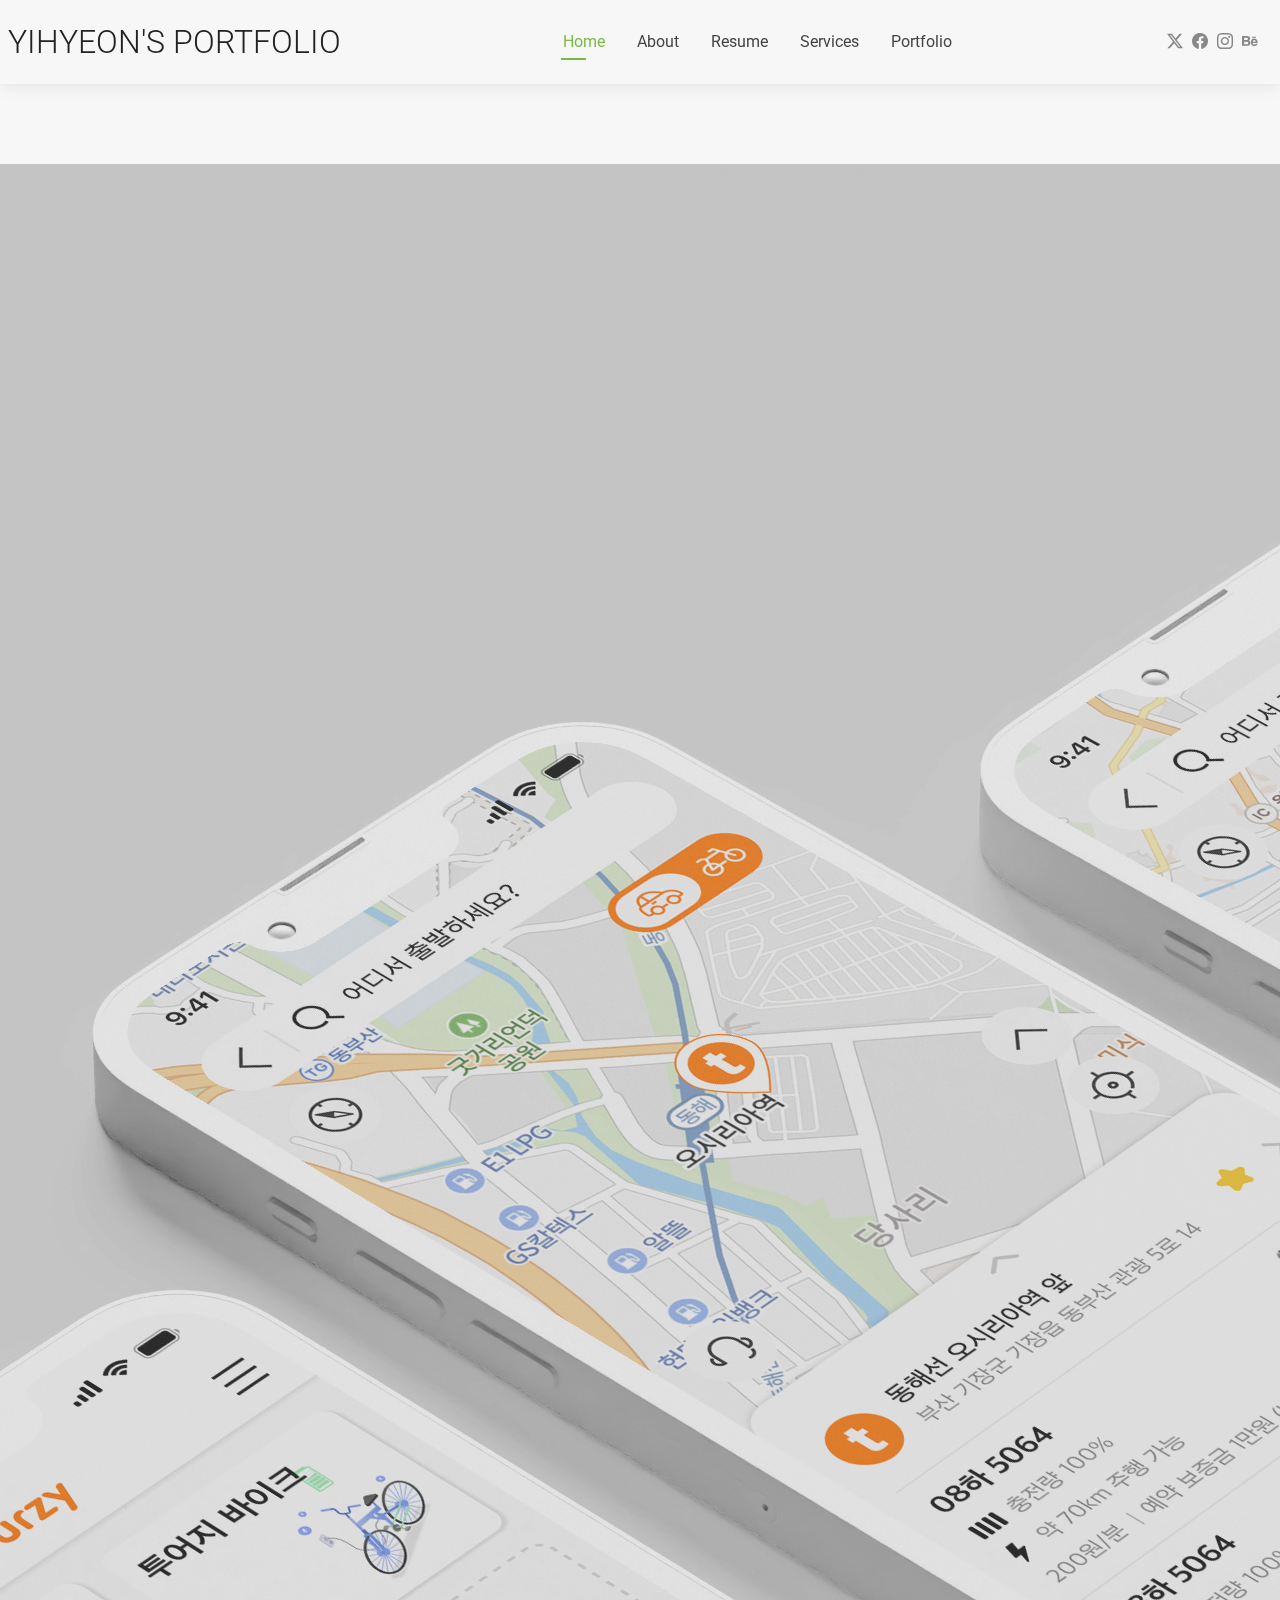
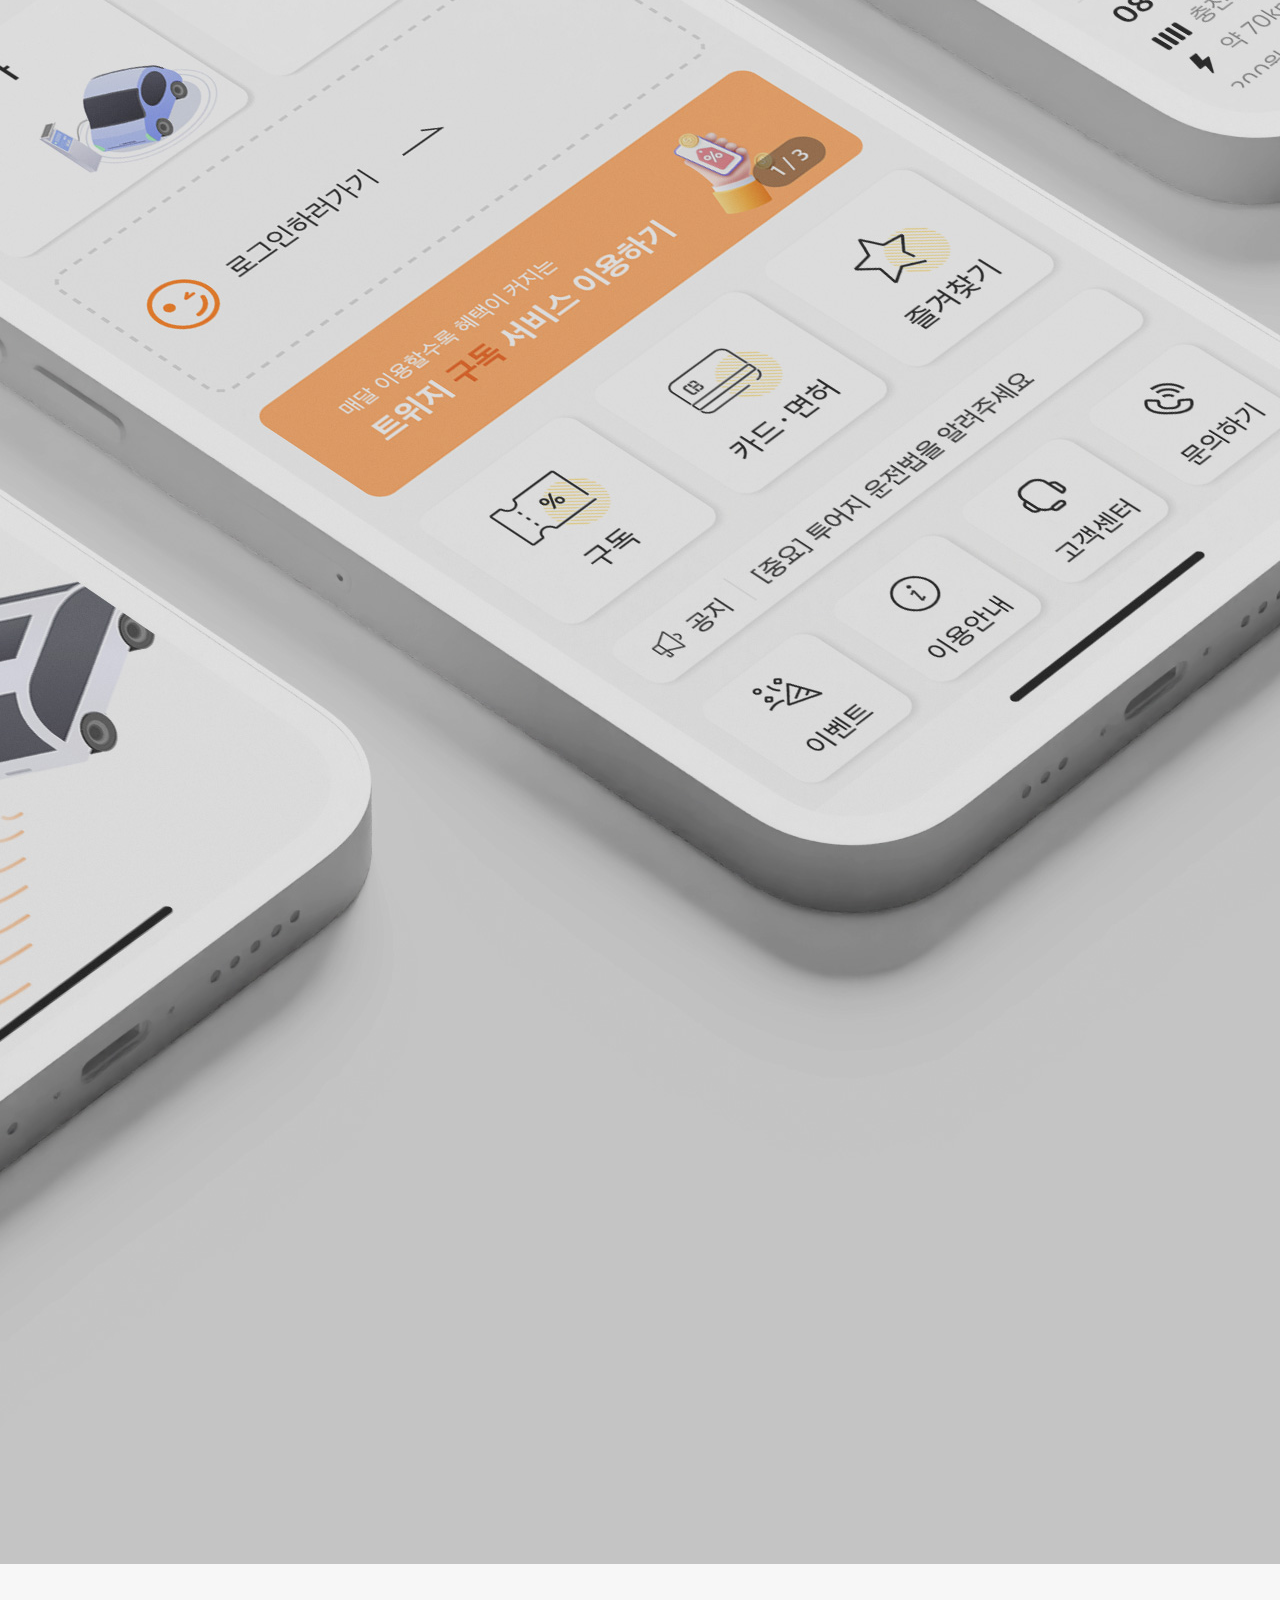
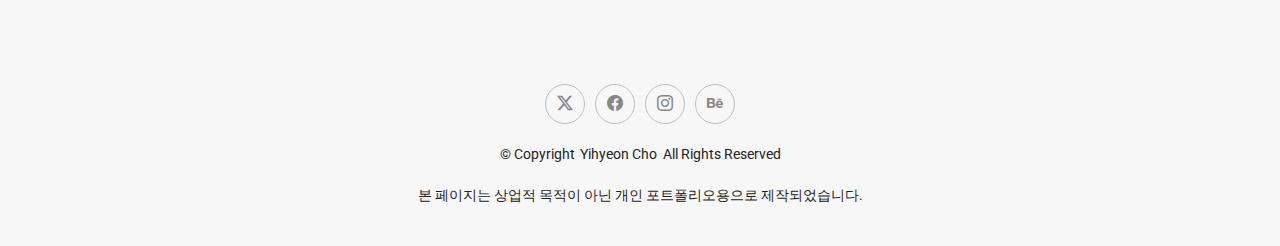
<file: index.html>
<!DOCTYPE html>
<html lang="ko">

<head>
  <meta charset="utf-8">
  <meta content="width=device-width, initial-scale=1.0" name="viewport">
  <title>조이현의 포트폴리오</title>
  <meta name="description" content="">
  <meta name="keywords" content="">

  <!-- Favicons -->
  <link href="assets/img/favicon.png" rel="icon">
  <link href="assets/img/apple-touch-icon.png" rel="apple-touch-icon">

  <!-- Fonts -->
  <link href="https://fonts.googleapis.com" rel="preconnect">
  <link href="https://fonts.gstatic.com" rel="preconnect" crossorigin>
  <link
    href="https://fonts.googleapis.com/css2?family=Roboto:ital,wght@0,100;0,300;0,400;0,500;0,700;0,900;1,100;1,300;1,400;1,500;1,700;1,900&family=Poppins:ital,wght@0,100;0,200;0,300;0,400;0,500;0,600;0,700;0,800;0,900;1,100;1,200;1,300;1,400;1,500;1,600;1,700;1,800;1,900&family=Raleway:ital,wght@0,100;0,200;0,300;0,400;0,500;0,600;0,700;0,800;0,900;1,100;1,200;1,300;1,400;1,500;1,600;1,700;1,800;1,900&display=swap"
    rel="stylesheet">
  <link rel="stylesheet" href="assets/css/font.css">

  <!-- Vendor CSS Files -->
  <link href="assets/vendor/bootstrap/css/bootstrap.min.css" rel="stylesheet">
  <link href="assets/vendor/bootstrap-icons/bootstrap-icons.css" rel="stylesheet">
  <link href="assets/vendor/aos/aos.css" rel="stylesheet">
  <link href="assets/vendor/swiper/swiper-bundle.min.css" rel="stylesheet">
  <link href="assets/vendor/glightbox/css/glightbox.min.css" rel="stylesheet">

  <!-- Main CSS File -->
  <link rel="stylesheet" href="assets/css/reset.css">
  <link rel="stylesheet" href="assets/css/common.css">
  <link rel="stylesheet" href="assets/css/main.css">
  <link rel="stylesheet" href="assets/css/sub.css">
</head>

<body class="index-page">

  <header id="header" class="header d-flex align-items-center light-background sticky-top">
    <div class="container-fluid position-relative d-flex align-items-center justify-content-between">

      <a href="index.html" class="logo d-flex align-items-center me-auto me-xl-0">
        <h1 class="sitename">Yihyeon's Portfolio</h1>
      </a>

      <nav id="navmenu" class="navmenu">
        <ul>
          <li><a href="index.html" class="active">Home</a></li>
          <li><a href="sub/about.html">About</a></li>
          <li><a href="sub/resume.html">Resume</a></li>
          <li><a href="sub/services.html">Services</a></li>
          <li><a href="sub/portfolio.html">Portfolio</a></li>
        </ul>
        <i class="mobile-nav-toggle d-xl-none bi bi-list"></i>
      </nav>

      <div class="header-social-links">
        <a href="#" class="twitter"><i class="bi bi-twitter-x"></i></a>
        <a href="#" class="facebook"><i class="bi bi-facebook"></i></a>
        <a href="#" class="instagram"><i class="bi bi-instagram"></i></a>
        <a href="https://notefolio.net/j2hyun980" class="behance"><i class="bi bi-behance"></i></i></a>
      </div>

    </div>
  </header>

  <main class="main">

    <!-- Hero Section -->
    <section id="hero" class="hero section">

      <img src="assets/img/hero-bg.jpg" alt="" data-aos="fade-in">

      <div class="container text-center" data-aos="zoom-out" data-aos-delay="100">
        <div class="row justify-content-center">
          <div class="col-lg-8">
            <h2>Yihyeon Cho</h2>
            <p>UX/UI Designer, Web Designer</p>
            <a href="about.html" class="btn-get-started">About Me</a>
          </div>
        </div>
      </div>

    </section><!-- /Hero Section -->

  </main>

  <footer id="footer" class="footer light-background">

    <div class="container">

      <div class="social-links d-flex justify-content-center">
        <a href="#"><i class="bi bi-twitter-x"></i></a>
        <a href="#"><i class="bi bi-facebook"></i></a>
        <a href="#"><i class="bi bi-instagram"></i></a>
        <a href="https://notefolio.net/j2hyun980"><i class="bi bi-behance"></i></a>
      </div>
      <div class="copyright text-center ">
        <p>© <span>Copyright</span> <strong class="px-1 sitename">Yihyeon Cho</strong> <span>All Rights Reserved</span>
        </p>
      </div>
      <div class="credits">본 페이지는 상업적 목적이 아닌 개인 포트폴리오용으로 제작되었습니다.</div>
    </div>

  </footer>

  <!-- Scroll Top -->
  <a href="#" id="scroll-top" class="scroll-top d-flex align-items-center justify-content-center"><i
      class="bi bi-arrow-up-short"></i></a>

  <!-- Preloader -->
  <div id="preloader"></div>

  <!-- Vendor JS Files -->
  <script src="assets/vendor/bootstrap/js/bootstrap.bundle.min.js"></script>
  <script src="assets/vendor/php-email-form/validate.js"></script>
  <script src="assets/vendor/aos/aos.js"></script>
  <script src="assets/vendor/waypoints/noframework.waypoints.js"></script>
  <script src="assets/vendor/purecounter/purecounter_vanilla.js"></script>
  <script src="assets/vendor/swiper/swiper-bundle.min.js"></script>
  <script src="assets/vendor/glightbox/js/glightbox.min.js"></script>
  <script src="assets/vendor/imagesloaded/imagesloaded.pkgd.min.js"></script>
  <script src="assets/vendor/isotope-layout/isotope.pkgd.min.js"></script>

  <!-- Main JS File -->
  <script src="assets/js/main.js"></script>

</body>

</html>
</file>
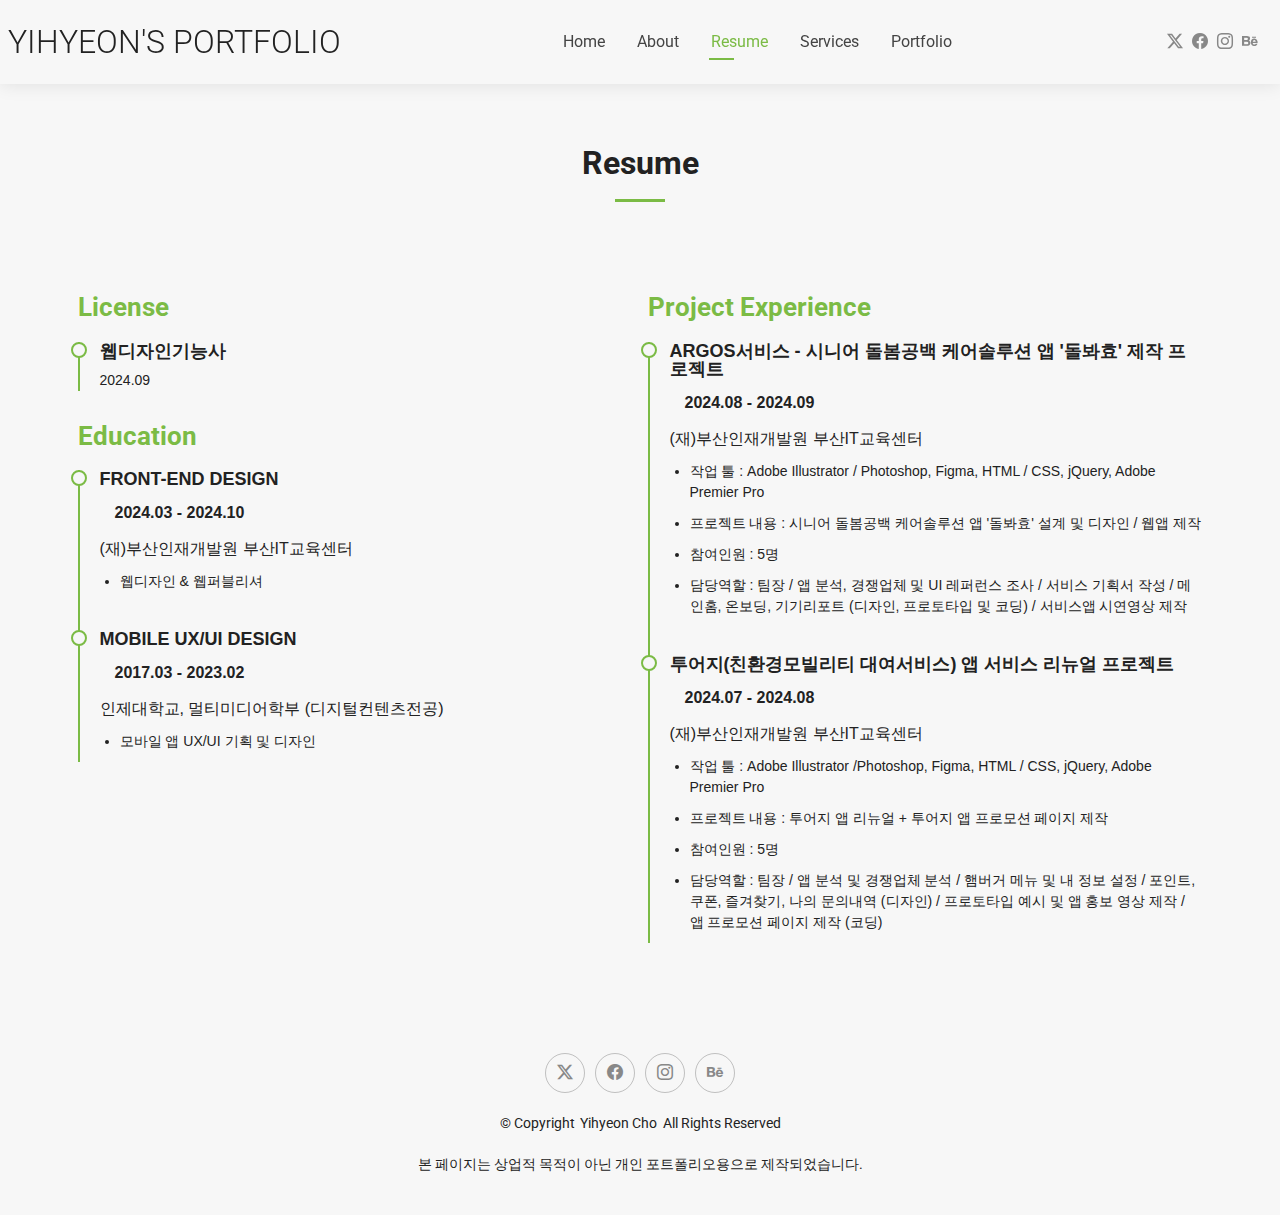
<file: sub/resume.html>
<!DOCTYPE html>
<html lang="ko">

<head>
  <meta charset="utf-8">
  <meta content="width=device-width, initial-scale=1.0" name="viewport">
  <title>조이현의 포트폴리오</title>
  <meta name="description" content="">
  <meta name="keywords" content="">

  <!-- Favicons -->
  <link href="../assets/img/favicon.png" rel="icon">
  <link href="../assets/img/apple-touch-icon.png" rel="apple-touch-icon">

  <!-- Fonts -->
  <link href="https://fonts.googleapis.com" rel="preconnect">
  <link href="https://fonts.gstatic.com" rel="preconnect" crossorigin>
  <link
    href="https://fonts.googleapis.com/css2?family=Roboto:ital,wght@0,100;0,300;0,400;0,500;0,700;0,900;1,100;1,300;1,400;1,500;1,700;1,900&family=Poppins:ital,wght@0,100;0,200;0,300;0,400;0,500;0,600;0,700;0,800;0,900;1,100;1,200;1,300;1,400;1,500;1,600;1,700;1,800;1,900&family=Raleway:ital,wght@0,100;0,200;0,300;0,400;0,500;0,600;0,700;0,800;0,900;1,100;1,200;1,300;1,400;1,500;1,600;1,700;1,800;1,900&display=swap"
    rel="stylesheet">
  <link rel="stylesheet" href="../assets/css/font.css">

  <!-- Vendor CSS Files -->
  <link href="../assets/vendor/bootstrap/css/bootstrap.min.css" rel="stylesheet">
  <link href="../assets/vendor/bootstrap-icons/bootstrap-icons.css" rel="stylesheet">
  <link href="../assets/vendor/aos/aos.css" rel="stylesheet">
  <link href="../assets/vendor/swiper/swiper-bundle.min.css" rel="stylesheet">
  <link href="../assets/vendor/glightbox/css/glightbox.min.css" rel="stylesheet">

  <!-- Main CSS File -->
  <link rel="stylesheet" href="../assets/css/reset.css">
  <link rel="stylesheet" href="../assets/css/common.css">
  <link rel="stylesheet" href="../assets/css/main.css">
  <link rel="stylesheet" href="../assets/css/sub.css">
</head>

<body class="resume-page">

  <header id="header" class="header d-flex align-items-center light-background sticky-top">
    <div class="container-fluid position-relative d-flex align-items-center justify-content-between">

      <a href="index.html" class="logo d-flex align-items-center me-auto me-xl-0">
        <h1 class="sitename">Yihyeon's Portfolio</h1>
      </a>

      <nav id="navmenu" class="navmenu">
        <ul>
          <li><a href="../index.html">Home</a></li>
          <li><a href="about.html">About</a></li>
          <li><a href="resume.html" class="active">Resume</a></li>
          <li><a href="services.html">Services</a></li>
          <li><a href="portfolio.html">Portfolio</a></li>
        </ul>
        <i class="mobile-nav-toggle d-xl-none bi bi-list"></i>
      </nav>

      <div class="header-social-links">
        <a href="#" class="twitter"><i class="bi bi-twitter-x"></i></a>
        <a href="#" class="facebook"><i class="bi bi-facebook"></i></a>
        <a href="#" class="instagram"><i class="bi bi-instagram"></i></a>
        <a href="https://notefolio.net/j2hyun980" class="behance"><i class="bi bi-behance"></i></i></a>
      </div>

    </div>
  </header>

  <main class="main">

    <!-- Resume Section -->
    <section id="resume" class="resume section">

      <!-- Section Title -->
      <div class="container section-title" data-aos="fade-up">
        <h2>Resume</h2>
      </div><!-- End Section Title -->

      <div class="container">

        <div class="row">

          <div class="col-lg-6" data-aos="fade-up" data-aos-delay="100">
            <h3 class="resume-title">License</h3>

            <div class="resume-item pb-0">
              <h4>웹디자인기능사</h4>
              <p>2024.09</p>
            </div><!-- Edn Resume Item -->

            <h3 class="resume-title">Education</h3>

            <div class="resume-item">
              <h4>Front-end Design</h4>
              <h5>2024.03 - 2024.10</h5>
              <p><em>(재)부산인재개발원 부산IT교육센터</em></p>
              <ul>
                <li>웹디자인 &amp; 웹퍼블리셔</li>
              </ul>
            </div><!-- Edn Resume Item -->

            <div class="resume-item">
              <h4> Mobile UX/UI Design</h4>
              <h5>2017.03 - 2023.02</h5>
              <p><em>인제대학교, 멀티미디어학부 (디지털컨텐츠전공)</em></p>
              <ul>
                <li>모바일 앱 UX/UI 기획 및 디자인</li>
              </ul>
            </div><!-- Edn Resume Item -->

          </div>

          <div class="col-lg-6" data-aos="fade-up" data-aos-delay="200">
            <h3 class="resume-title">Project Experience</h3>
            <div class="resume-item">
              <h4>ARGOS서비스 - 시니어 돌봄공백 케어솔루션 앱 '돌봐효' 제작 프로젝트</h4>
              <h5>2024.08 - 2024.09</h5>
              <p><em>(재)부산인재개발원 부산IT교육센터</em></p>
              <ul>
                <li>작업 툴 : Adobe Illustrator / Photoshop, Figma, HTML / CSS, jQuery, Adobe Premier Pro</li>
                <li>프로젝트 내용 : 시니어 돌봄공백 케어솔루션 앱 '돌봐효' 설계 및 디자인 / 웹앱 제작</li>
                <li>참여인원 : 5명</li>
                <li>담당역할 : 팀장 / 앱 분석, 경쟁업체 및 UI 레퍼런스 조사 / 서비스 기획서 작성 / 메인홈, 온보딩, 기기리포트 (디자인, 프로토타입 및 코딩) / 서비스앱 시연영상 제작
                </li>
              </ul>
            </div><!-- Edn Resume Item -->

            <div class="resume-item">
              <h4>투어지(친환경모빌리티 대여서비스) 앱 서비스 리뉴얼 프로젝트</h4>
              <h5>2024.07 - 2024.08</h5>
              <p><em>(재)부산인재개발원 부산IT교육센터</em></p>
              <ul>
                <li>작업 툴 : Adobe Illustrator /Photoshop, Figma, HTML / CSS, jQuery, Adobe Premier Pro</li>
                <li>프로젝트 내용 : 투어지 앱 리뉴얼 + 투어지 앱 프로모션 페이지 제작</li>
                <li>참여인원 : 5명</li>
                <li>담당역할 : 팀장 / 앱 분석 및 경쟁업체 분석 / 햄버거 메뉴 및 내 정보 설정 / 포인트, 쿠폰, 즐겨찾기, 나의 문의내역 (디자인) / 프로토타입 예시 및 앱
                  홍보 영상 제작 /
                  앱 프로모션 페이지 제작 (코딩)</li>
              </ul>
            </div><!-- Edn Resume Item -->

          </div>

        </div>

      </div>

    </section><!-- /Resume Section -->

  </main>

  <footer id="footer" class="footer light-background">

    <div class="container">

      <div class="social-links d-flex justify-content-center">
        <a href="#"><i class="bi bi-twitter-x"></i></a>
        <a href="#"><i class="bi bi-facebook"></i></a>
        <a href="#"><i class="bi bi-instagram"></i></a>
        <a href="https://notefolio.net/j2hyun980"><i class="bi bi-behance"></i></a>
      </div>
      <div class="copyright text-center ">
        <p>© <span>Copyright</span> <strong class="px-1 sitename">Yihyeon Cho</strong> <span>All Rights Reserved</span>
        </p>
      </div>
      <div class="credits">본 페이지는 상업적 목적이 아닌 개인 포트폴리오용으로 제작되었습니다.</div>
    </div>

  </footer>

  <!-- Scroll Top -->
  <a href="#" id="scroll-top" class="scroll-top d-flex align-items-center justify-content-center"><i
      class="bi bi-arrow-up-short"></i></a>

  <!-- Preloader -->
  <div id="preloader"></div>

  <!-- Vendor JS Files -->
  <script src="../assets/vendor/bootstrap/js/bootstrap.bundle.min.js"></script>
  <script src="../assets/vendor/php-email-form/validate.js"></script>
  <script src="../assets/vendor/aos/aos.js"></script>
  <script src="../assets/vendor/waypoints/noframework.waypoints.js"></script>
  <script src="../assets/vendor/purecounter/purecounter_vanilla.js"></script>
  <script src="../assets/vendor/swiper/swiper-bundle.min.js"></script>
  <script src="../assets/vendor/glightbox/js/glightbox.min.js"></script>
  <script src="../assets/vendor/imagesloaded/imagesloaded.pkgd.min.js"></script>
  <script src="../assets/vendor/isotope-layout/isotope.pkgd.min.js"></script>

  <!-- Main JS File -->
  <script src="../assets/js/main.js"></script>

</body>

</html>
</file>
<file: assets/css/font.css>
@charset "utf-8";

@font-face {
    font-family: 'Pretendard-Regular';
    src: url('https://fastly.jsdelivr.net/gh/Project-Noonnu/noonfonts_2107@1.1/Pretendard-Regular.woff') format('woff');
    font-weight: 400;
    font-style: normal;
}
</file>
<file: assets/css/common.css>
@charset "utf-8";
:root { 
  --default-bg: #f7f7f7; 
  --default-black : #222; 
  --default-white: #ffffff;
  --default-green : #7bbb45; 
  --default-gray : #888; 

  --nav-color: #444;
  --nav-hover-color: #7bbb45;
  --nav-bg-color:#e9e8e6;

  --default-font: "Roboto",  system-ui, -apple-system, "Segoe UI", Roboto, "Helvetica Neue", Arial, "Noto Sans", "Liberation Sans", sans-serif, "Apple Color Emoji", "Segoe UI Emoji", "Segoe UI Symbol", "Noto Color Emoji";
  --heading-font: "Raleway",  sans-serif;
  --nav-font: "Poppins",  sans-serif;
  --kr-font: "Pretendard", sans-serif;
} 

body { font-family: var(--default-font); color: var(--default-black); background-color: var(--default-bg); font-size: 1.4rem; line-height: 1.5; } 

a { color: var(--default-green); text-decoration: none; transition: all 0.3s; }
a:hover { color: color-mix(in srgb, var(--default-green), transparent 25%); }

/*Global Header*/
.header { padding: 15px 0; color: var(--default-black); background-color: var(--default-bg); box-shadow: 0px 0 18px rgba(0, 0, 0, 0.1); transition: all 0.5s; z-index: 997; }
.header .logo { line-height: 1; }
.header .logo img { max-height: 36px; margin-right: 8px; }
.header .logo h1 { margin: 0; font-size: 3.2rem; font-weight: 300; text-transform: uppercase; }

.header .header-social-links { padding-right: 15px; }
.header .header-social-links a { display: inline-block; padding-left: 6px; color: var(--default-gray); font-size: 1.6rem; transition: all 0.3s; }
.header .header-social-links a:hover { color: var(--default-green); }
.header .header-social-links a i { line-height: 0px; }

@media (max-width: 1200px) {
  .header .logo { order: 1; }
  .header .header-social-links { order: 2; }
  .header .navmenu { order: 3; }
}

/*Navigation Menu*/
/* Desktop Navigation */
@media (min-width: 1200px) {
  .navmenu { padding: 0; }
  .navmenu ul { display: flex; margin: 0; padding: 0; list-style: none; align-items: center; }
  .navmenu li { position: relative; }
  .navmenu > ul > li { padding: 15px 14px; white-space: nowrap; }
  .navmenu > ul > li:last-child { padding-right: 0; }

  .navmenu a{ position: relative; display: flex; padding: 0 2px; color: var(--nav-color); font-size: 1.6rem; font-weight: 400; align-items: center; justify-content: space-between; white-space: nowrap; transition: all 0.3s; }

  .navmenu a i{ margin-left: 5px; font-size: 1.2rem; line-height: 0; transition: all, 0.3s; }

  .navmenu > ul > li > a:before { content: ""; position: absolute; bottom: -6px; left: 0; height: 2px; width: 0px; background-color: var(--default-green); visibility: hidden; transition: all 0.3s ease-in-out 0s; }

  .navmenu a:hover:before, .navmenu li:hover>a:before, .navmenu .active:before { visibility: visible; width: 25px; }

  .navmenu li:hover>a, .navmenu .active, .navmenu .active:focus { color: var(--default-green); }
}

/* Mobile Navigation */
@media (max-width: 1199px) {
  .mobile-nav-toggle { margin-right: 10px; color: var(--nav-color); font-size: 2.8rem; line-height: 0; cursor: pointer; transition: color 0.3s; }

  .navmenu { padding: 0; z-index: 9997; }

  .navmenu ul { position: absolute; display: none; inset: 60px 20px 20px 20px; padding: 10px 0; margin: 0; border-radius: 6px; background-color: var(--default-bg); border: 1px solid var(--default-black); box-shadow: none; overflow-y: auto; transition: all 0.3s; z-index: 9998; }

  .navmenu a{ display: flex;  padding: 10px 20px; color: var(--default-black); font-family: var(--nav-font); font-size: 1.8rem; font-weight: 500; align-items: center; justify-content: space-between; white-space: nowrap; transition: all 0.3s; }

  .navmenu a i{ display: flex; width: 30px; height: 30px; margin-left: 5px; font-size: 12px; line-height: 0; align-items: center; justify-content: center; border-radius: 50%; transition: 0.3s; background-color: color-mix(in srgb, var(--accent-color), transparent 90%); }

  .navmenu a i:hover { background-color: var(--accent-color); color: var(--contrast-color); }

  .navmenu a:hover, .navmenu .active { color: var(--default-green); }

  .navmenu .active i { background-color: var(--accent-color); color: var(--contrast-color); transform: rotate(180deg); }

  .mobile-nav-active { overflow: hidden; }

  .mobile-nav-active .mobile-nav-toggle { position: absolute; top: 15px; right: 15px; margin-right: 0; color: #fff; font-size: 3.2rem; z-index: 9999; }

  .mobile-nav-active .navmenu { position: fixed; overflow: hidden; inset: 0; background: rgba(33, 37, 41, 0.8); transition: all 0.3s; }

  .mobile-nav-active .navmenu > ul { display: block; }
}

/*Global Sections*/
section, .section { padding: 60px 0; scroll-margin-top: 100px; overflow: clip; background-color: var(--default-bg); }

@media (max-width: 1199px) {

  section,
  .section {
    scroll-margin-top: 66px;
  }
}

/*Global Section Titles*/
.section-title { position: relative; padding: 0 0 60px; text-align: center; }

.section-title h2 { position: relative; padding: 0 0 20px; margin: 0; font-size: 3.2rem; font-weight: 700; }
.section-title h2:after { content: ""; position: absolute; left: 0; right: 0; bottom: 0; display: block; width: 50px; height: 3px; margin: auto; background: var(--default-green);}
.section-title p { margin: 20px 0; font-family: var(--kr-font); font-weight: 500; font-size: 2rem;}
.section-title p span{display: inline-block; padding: 10px 20px; margin: 0 20px ; font-size: 1.8rem; border: 1px solid var(--default-black); border-radius: 50px;}

@media(max-width:1200px){
  .section-title p span{ margin: 0 10px; font-size: 1.6rem; }
}
@media(max-width:1000px){
  .section-title p span{ margin: 10px; }
}
@media(max-width:500px){
  .section-title p span{ font-size: 1.4rem; }
}

/*Global Footer*/
.footer { position: relative; padding: 40px 0; color: var(--default-black); background-color: var(--default-bg); font-size: 1.4rem; }
.footer .copyright p { margin: 20px; }
.footer .social-links { margin: 0; }
.footer .social-links a { display: flex; width: 40px; height: 40px; margin: 0 5px; align-items: center; justify-content: center; border-radius: 50%; border: 1px solid color-mix(in srgb, var(--default-gray), transparent 50%); color: var(--default-gray); font-size: 1.6rem; transition: all 0.3s; }
.footer .social-links a:hover { color: var(--default-green); border-color: var(--default-green); }

.footer .credits { margin: 0; text-align: center; }

/*Preloader*/
#preloader { position: fixed; width: 100%; height: 100vh; inset: 0; overflow: hidden; background-color: var(--background-color); transition: all 0.6s ease-out; z-index: 9999; }

#preloader:before,
#preloader:after { content: ""; position: absolute; border: 4px solid var(--accent-color); border-radius: 50%; animation: animate-preloader 2s cubic-bezier(0, 0.2, 0.8, 1) infinite; }
#preloader:after { animation-delay: -0.5s; }

@keyframes animate-preloader {
  0% { width: 10px; height: 10px; top: calc(50% - 5px); left: calc(50% - 5px); opacity: 1; }
  100% { width: 72px; height: 72px; top: calc(50% - 36px); left: calc(50% - 36px); opacity: 0; }
}

/*Scroll Top Button*/
.scroll-top { position: fixed; right: 15px; bottom: -15px; width: 44px; height: 44px;
  visibility: hidden; opacity: 0; background-color: var(--default-green); border-radius: 50px; transition: all 0.4s; z-index: 99999; }
.scroll-top i{ font-size: 24px; color: var(--default-white); line-height: 0; }
.scroll-top:hover{ background-color: color-mix(in srgb, var(--default-white), transparent 20%); border: 1px solid var(--default-green);}
.scroll-top:hover i{ color: var(--default-green); }
.scroll-top.active { bottom: 15px; visibility: visible; opacity: 1; }

/*# Disable aos animation delay on mobile devices*/
@media screen and (max-width: 768px) {
  [data-aos-delay] { transition-delay: 0 !important; }
}
</file>
<file: assets/css/main.css>
/*Hero Section*/
.hero { position: relative; display: flex; width: 100%; min-height: calc(100vh - 82px); padding: 80px 0; align-items: center; justify-content: center; }

.hero video { position: absolute; inset: 0; display: block; width: 100%; height: 100%; object-fit: cover; z-index: 1; }
.hero .container { position: relative; z-index: 3; }

.hero h2 { margin: 0; font-size: 4.8rem; font-weight: 700; color: var(--default-white); }
.hero p { margin: 10px 0 0 0; font-size: 24px; color: var(--default-white); }

.hero .btn-get-started{ display: inline-block; padding: 12px 40px; margin-top: 30px; color: var(--default-white); background: var(--default-green); text-transform: uppercase; font-weight: 600; border-radius: 50px; transition: 0.5s; }
.hero .btn-get-started:hover{  background: color-mix(in srgb, var(--default-green) 90%, white 20%); }

@media (max-width: 1200px) {
  .hero { min-height: calc(100vh - 68px); }
}
@media (max-width: 768px) {
  .hero h2{ font-size: 3rem; }
  .hero p{ font-size: 1.8rem; }
}
</file>
<file: assets/css/sub.css>
/*About Section*/
.about .content{padding: 20px;}
.about .content h2 { font-weight: 700; font-size: 2.4rem; color: var(--default-green); }
.about .content h2+p { padding: 20px 0; font-family: var(--kr-font); font-size: 1.8rem; }

.about .content ul { padding: 0; }
.about .content ul li { display: flex; margin: 0 0 20px; align-items: center; font-family: var(--kr-font); font-size: 1.6rem;}
.about .content ul strong { margin-right: 10px; font-weight: 500;}
.about .content ul i { margin-right: 5px; font-size: 1.6rem; color: var(--default-black); line-height: 0; }

/*Skills Section*/
.skills .progress { display: block; height: 60px; background: none; border-radius: 0; }
.skills .progress .skill { display: block; padding: 0; margin: 0 0 6px 0; color: var(--default-black); text-transform: uppercase; font-family: var(--heading-font);font-weight: 600; font-size: 1.4rem;}
.skills .progress .skill .val { float: right; }
.skills .progress-bar-wrap { height: 10px; background: color-mix(in srgb, var(--default-green), transparent 90%); }
.skills .progress-bar { width: 1px; height: 10px; background-color: var(--default-green); transition: 0.9s; }

/*Stats Section*/
.stats .stats-item { padding: 30px; width: 100%; }
.stats .stats-item span { position: relative; display: block; margin-bottom: 20px; padding-bottom: 20px; color: var(--default-black); font-weight: 700; font-size: 4.8rem; }
.stats .stats-item span:after { content: ""; position: absolute; left: 0; right: 0; bottom: 0; display: block; margin: auto; width: 25px; height: 3px; background: var(--default-bg); }
.stats .stats-item p { padding: 0; margin: 0; color: color-mix(in srgb, var(--default-black), transparent 40%); font-family: var(--heading-font); font-weight: 500; }

/*Portfolio Section*/
.portfolio .portfolio-filters { padding: 0; margin: 0 auto 20px auto; list-style: none; text-align: center; }

.portfolio .portfolio-filters li { display: inline-block; padding: 8px 20px 10px 20px; margin: 0; margin-bottom: 5px; font-family: var(--heading-font); font-weight: 500; font-size: 1.6rem; border-radius: 50px; transition: all 0.3s ease-in-out; cursor: pointer; }

.portfolio .portfolio-filters li:hover, .portfolio .portfolio-filters li.filter-active { color: var(--default-green); background-color: var(--default-bg); }
.portfolio .portfolio-filters li:first-child { margin-left: 0; }
.portfolio .portfolio-filters li:last-child { margin-right: 0; }

@media (max-width: 575px) {
  .portfolio .portfolio-filters li { margin: 0 0 10px 0; font-size: 14px; }
}

.portfolio .portfolio-item { position: relative; overflow: hidden; }
.portfolio .portfolio-item .portfolio-info { position: absolute; left: 7px; right: 8px; bottom: -100%; padding: 15px; opacity: 0; background: color-mix(in srgb, var(--default-black), transparent 10%); transition: all ease-in-out 0.5s; z-index: 3; }
.portfolio .portfolio-item:hover .portfolio-info { bottom: 0; opacity: 1; }

.portfolio .portfolio-item .portfolio-info h4 { padding-right: 50px; font-weight: 600; font-size: 1.8rem; color: var(--default-white);}
.portfolio .portfolio-item .portfolio-info p { padding-right: 50px; margin-bottom: 0; color: color-mix(in srgb, var(--default-white), transparent 30%); }

.portfolio .portfolio-item .portfolio-info .preview-link, .portfolio .portfolio-item .portfolio-info .details-link { position: absolute; top: calc(50% - 14px); right: 54px; font-size: 2.4rem; color: color-mix(in srgb, var(--default-white), transparent 10%); line-height: 0; transition: 0.3s; }
.portfolio .portfolio-item .portfolio-info .details-link { right: 14px; top: 31px; font-size: 3.2rem; }

.portfolio .portfolio-item .portfolio-info .preview-link:hover,
.portfolio .portfolio-item .portfolio-info .details-link:hover { color: var(--default-green); }

/*Resume Section*/
.resume .resume-title { margin: 30px 0 20px; color: var(--default-green); font-size: 26px; font-weight: 700; }
.resume .resume-item { position: relative; padding: 0 0 20px 20px; margin-top: -2px; border-left: 2px solid var(--default-green); }

.resume .resume-item h4 {margin: 0 0 10px; line-height: 18px; font-size: 18px; font-family: var(--kr-font); font-weight: 600; text-transform: uppercase; color: var(--default-black); }
.resume .resume-item h4+p{ font-family: var(--kr-font); }

.resume .resume-item h5 { display: inline-block; padding: 5px 15px; margin: 0 0 10px; font-family: var(--kr-font); font-weight: 600; font-size: 1.6rem; }
.resume .resume-item h5+p{ font-family: var(--kr-font);  font-weight: 500; font-size: 1.6rem;}

.resume .resume-item ul { padding-left: 20px; list-style: disc;}
.resume .resume-item ul li { padding: 0 0 10px; font-family: var(--kr-font); }
.resume .resume-item:last-child { padding-bottom: 0; }
.resume .resume-item::before { content: ""; position: absolute; left: -9px; top: 0; width: 16px; height: 16px; border-radius: 50px; background: var(--default-bg); border: 2px solid var(--default-green); }

/*Services Section*/
.services .service-item { padding: 60px 30px; height: 100%; background-color: var(--default-bg); box-shadow: 0px 5px 90px 0px rgba(0, 0, 0, 0.1); text-align: center; transition: 0.5s; border-radius: 5px; border: 2px solid var(--default-bg); }
.services .service-item:hover { border: 2px solid var(--default-green); }
.services .service-item a{pointer-events: none;}

.services .service-item .icon { position: relative; display: flex; margin: 0 auto; width: 100px; height: 100px; align-items: center; justify-content: center; transition: ease-in-out 0.3s; }
.services .service-item .icon i { position: relative; font-size: 3.6rem; transition: all 0.5s; }
.services .service-item .icon svg { position: absolute; top: 0; left: 0; }
.services .service-item .icon svg path { transition: 0.5s; fill: var(--default-black); }

.services .service-item h3 { margin: 10px 0 15px 0; font-weight: 700; font-size: 2.2rem; }
.services .service-item p { margin-bottom: 0; line-height: 2; }
.services .service-item:hover { box-shadow: 0px 5px 35px 0px rgba(0, 0, 0, 0.1); }
.services .service-item.item-cyan i { color: #0dcaf0; }
.services .service-item.item-cyan:hover .icon i { color: var(--default-white); }
.services .service-item.item-cyan:hover .icon path { fill: #0dcaf0; }
.services .service-item.item-orange i { color: #fd7e14; }
.services .service-item.item-orange:hover .icon i { color: var(--default-white); }
.services .service-item.item-orange:hover .icon path { fill: #fd7e14; }
.services .service-item.item-teal i { color: #20c997; }
.services .service-item.item-teal:hover .icon i { color: var(--default-white); }
.services .service-item.item-teal:hover .icon path { fill: #20c997; }
.services .service-item.item-red i { color: #df1529; }
.services .service-item.item-red:hover .icon i { color: var(--default-white); }
.services .service-item.item-red:hover .icon path { fill: #df1529; }
.services .service-item.item-indigo i { color: #6610f2; }
.services .service-item.item-indigo:hover .icon i { color: var(--default-white); }
.services .service-item.item-indigo:hover .icon path { fill: #6610f2; }
.services .service-item.item-pink i { color: #f3268c; }
.services .service-item.item-pink:hover .icon i { color: var(--default-white); }
.services .service-item.item-pink:hover .icon path { fill: #f3268c; }
</file>
